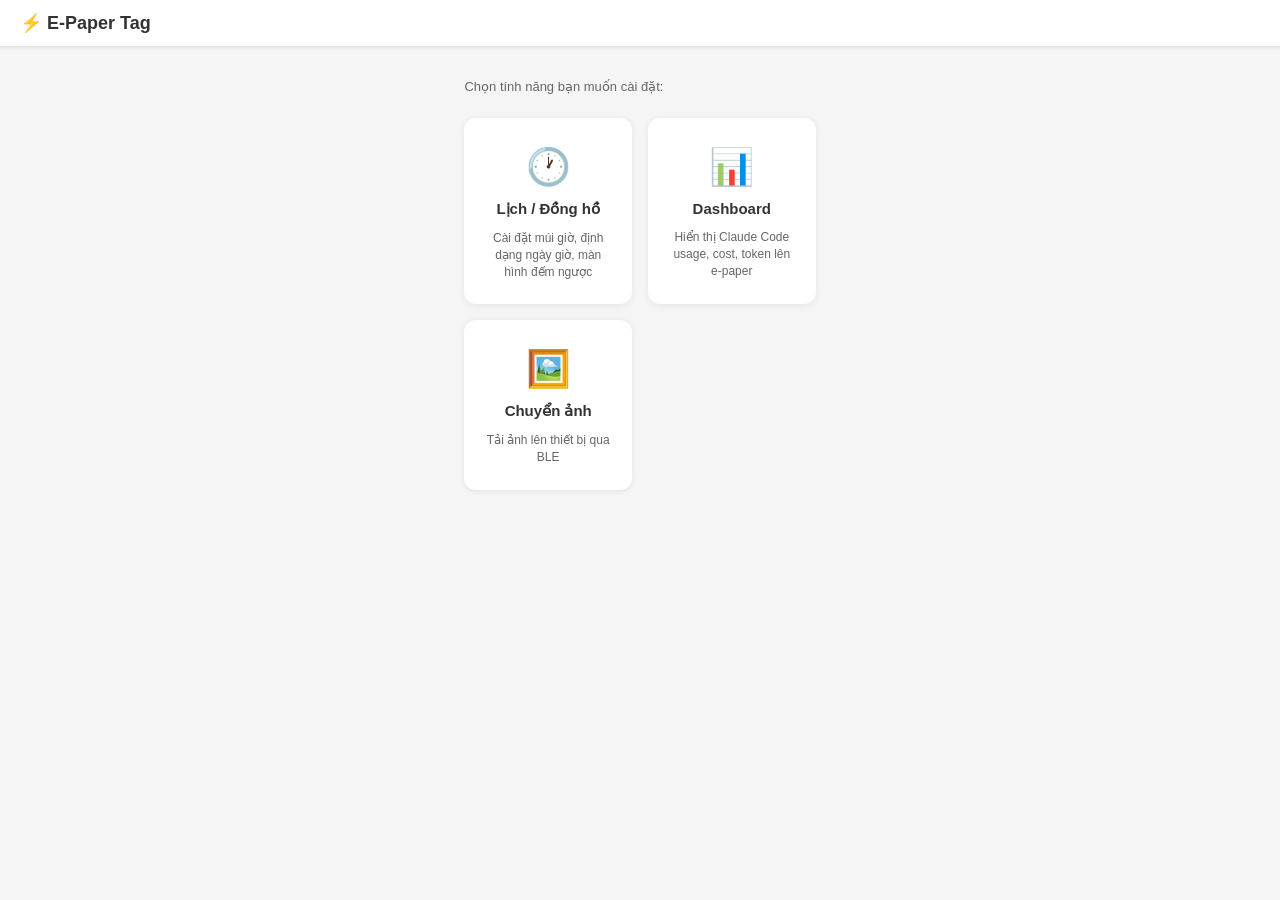
<file: index.html>
<!DOCTYPE html>
<html lang="vi">
<head>
    <meta charset="utf-8">
    <meta name="viewport" content="width=device-width, initial-scale=1">
    <title>E-Paper Tag — Cài đặt</title>
    <link rel="stylesheet" href="css/style.css">
    <style>
        body { display: flex; flex-direction: column; }
        .topbar h1 { font-size: 18px; }
        .page-body { padding-top: 32px; }
        .site-desc {
            font-size: 13px;
            color: var(--sub);
            margin-bottom: 24px;
        }
    </style>
</head>
<body>

<div class="topbar">
    <h1>⚡ E-Paper Tag</h1>
</div>

<div class="page-body">
    <p class="site-desc">Chọn tính năng bạn muốn cài đặt:</p>

    <div class="card-grid">
        <a class="nav-card" href="pages/clock.html">
            <span class="icon">🕐</span>
            <span class="label">Lịch / Đồng hồ</span>
            <span class="desc">Cài đặt múi giờ, định dạng ngày giờ, màn hình đếm ngược</span>
        </a>

        <a class="nav-card" href="pages/dashboard.html">
            <span class="icon">📊</span>
            <span class="label">Dashboard</span>
            <span class="desc">Hiển thị Claude Code usage, cost, token lên e-paper</span>
        </a>

        <a class="nav-card" href="pages/image.html">
            <span class="icon">🖼️</span>
            <span class="label">Chuyển ảnh</span>
            <span class="desc">Tải ảnh lên thiết bị qua BLE</span>
        </a>
    </div>
</div>

</body>
</html>
</file>
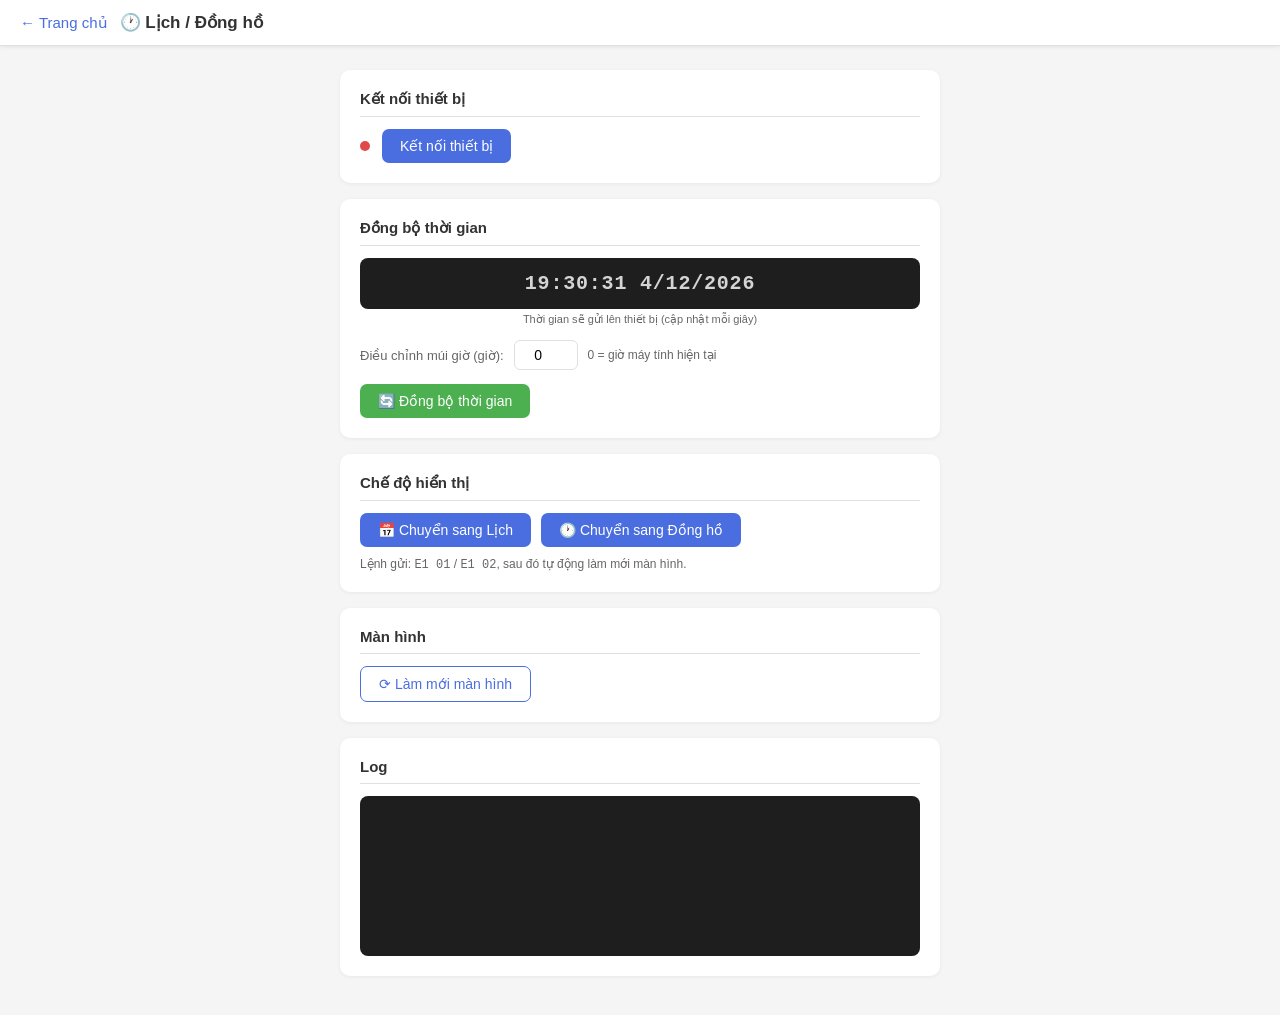
<file: pages/clock.html>
<!DOCTYPE html>
<html lang="vi">
<head>
    <meta charset="utf-8">
    <meta name="viewport" content="width=device-width, initial-scale=1">
    <title>Lịch / Đồng hồ — E-Paper Tag</title>
    <link rel="stylesheet" href="../css/style.css">
    <style>
        .conn-bar {
            display: flex;
            align-items: center;
            gap: 12px;
        }
        .dot {
            width: 10px; height: 10px;
            border-radius: 50%;
            display: inline-block;
            flex-shrink: 0;
        }
        .dot-red   { background: #e04a4a; }
        .dot-green { background: #4CAF50; }
        .dot-gray  { background: #aaa; animation: pulse .8s infinite alternate; }
        @keyframes pulse { to { opacity: .3; } }

        /* Clock preview box */
        .clock-preview {
            background: #1e1e1e;
            color: #d4d4d4;
            border-radius: 8px;
            padding: 14px 18px;
            font-family: "Consolas", "Courier New", monospace;
            font-size: 20px;
            font-weight: 600;
            letter-spacing: .04em;
            text-align: center;
            margin-bottom: 4px;
        }
        .preview-label {
            font-size: 11px;
            color: var(--sub);
            text-align: center;
            margin-bottom: 14px;
        }

        /* Offset row */
        .offset-row {
            display: flex;
            align-items: center;
            gap: 10px;
            margin-bottom: 14px;
        }
        .offset-row label { font-size: 13px; color: var(--sub); white-space: nowrap; }
        .offset-row input {
            width: 64px;
            padding: 6px 8px;
            border: 1px solid var(--border);
            border-radius: 6px;
            font-size: 14px;
            text-align: center;
        }
        .offset-row input:focus { outline: 2px solid var(--blue); border-color: transparent; }

        /* Button group */
        .btn-group {
            display: flex;
            gap: 10px;
            flex-wrap: wrap;
        }

        /* Log */
        #log-output { height: 160px; }
    </style>
</head>
<body>

<div class="topbar">
    <a class="back-btn" href="../index.html">← Trang chủ</a>
    <h1>🕐 Lịch / Đồng hồ</h1>
</div>

<div class="page-body">

    <!-- ── 1. Kết nối ─────────────────────────────────────────────────────── -->
    <div class="section">
        <h2>Kết nối thiết bị</h2>
        <div class="conn-bar">
            <span class="dot dot-red" id="conn-dot"></span>
            <button class="btn btn-primary" id="connect-btn">Kết nối thiết bị</button>
        </div>
    </div>

    <!-- ── 2. Đồng bộ thời gian ───────────────────────────────────────────── -->
    <div class="section">
        <h2>Đồng bộ thời gian</h2>

        <div class="clock-preview" id="clock-preview">--:--:--</div>
        <p class="preview-label">Thời gian sẽ gửi lên thiết bị (cập nhật mỗi giây)</p>

        <div class="offset-row">
            <label>Điều chỉnh múi giờ (giờ):</label>
            <input type="number" id="hour-offset" value="0" min="-12" max="14">
            <span style="font-size:12px;color:var(--sub);">0 = giờ máy tính hiện tại</span>
        </div>

        <button class="btn btn-success" id="sync-btn">🔄 Đồng bộ thời gian</button>
    </div>

    <!-- ── 3. Chế độ hiển thị ─────────────────────────────────────────────── -->
    <div class="section">
        <h2>Chế độ hiển thị</h2>
        <div class="btn-group">
            <button class="btn btn-primary" id="mode-calendar-btn">📅 Chuyển sang Lịch</button>
            <button class="btn btn-primary" id="mode-clock-btn">🕐 Chuyển sang Đồng hồ</button>
        </div>
        <p style="font-size:12px;color:var(--sub);margin-top:10px;">
            Lệnh gửi: <code>E1 01</code> / <code>E1 02</code>, sau đó tự động làm mới màn hình.
        </p>
    </div>

    <!-- ── 4. Làm mới ────────────────────────────────────────────────────── -->
    <div class="section">
        <h2>Màn hình</h2>
        <button class="btn btn-ghost" id="refresh-btn">⟳ Làm mới màn hình</button>
    </div>

    <!-- ── 5. Log ─────────────────────────────────────────────────────────── -->
    <div class="section">
        <h2>Log</h2>
        <pre class="log-box" id="log-output"></pre>
    </div>

</div>

<script src="../js/ble.js"></script>
<script src="../js/clock.js"></script>
</body>
</html>
</file>
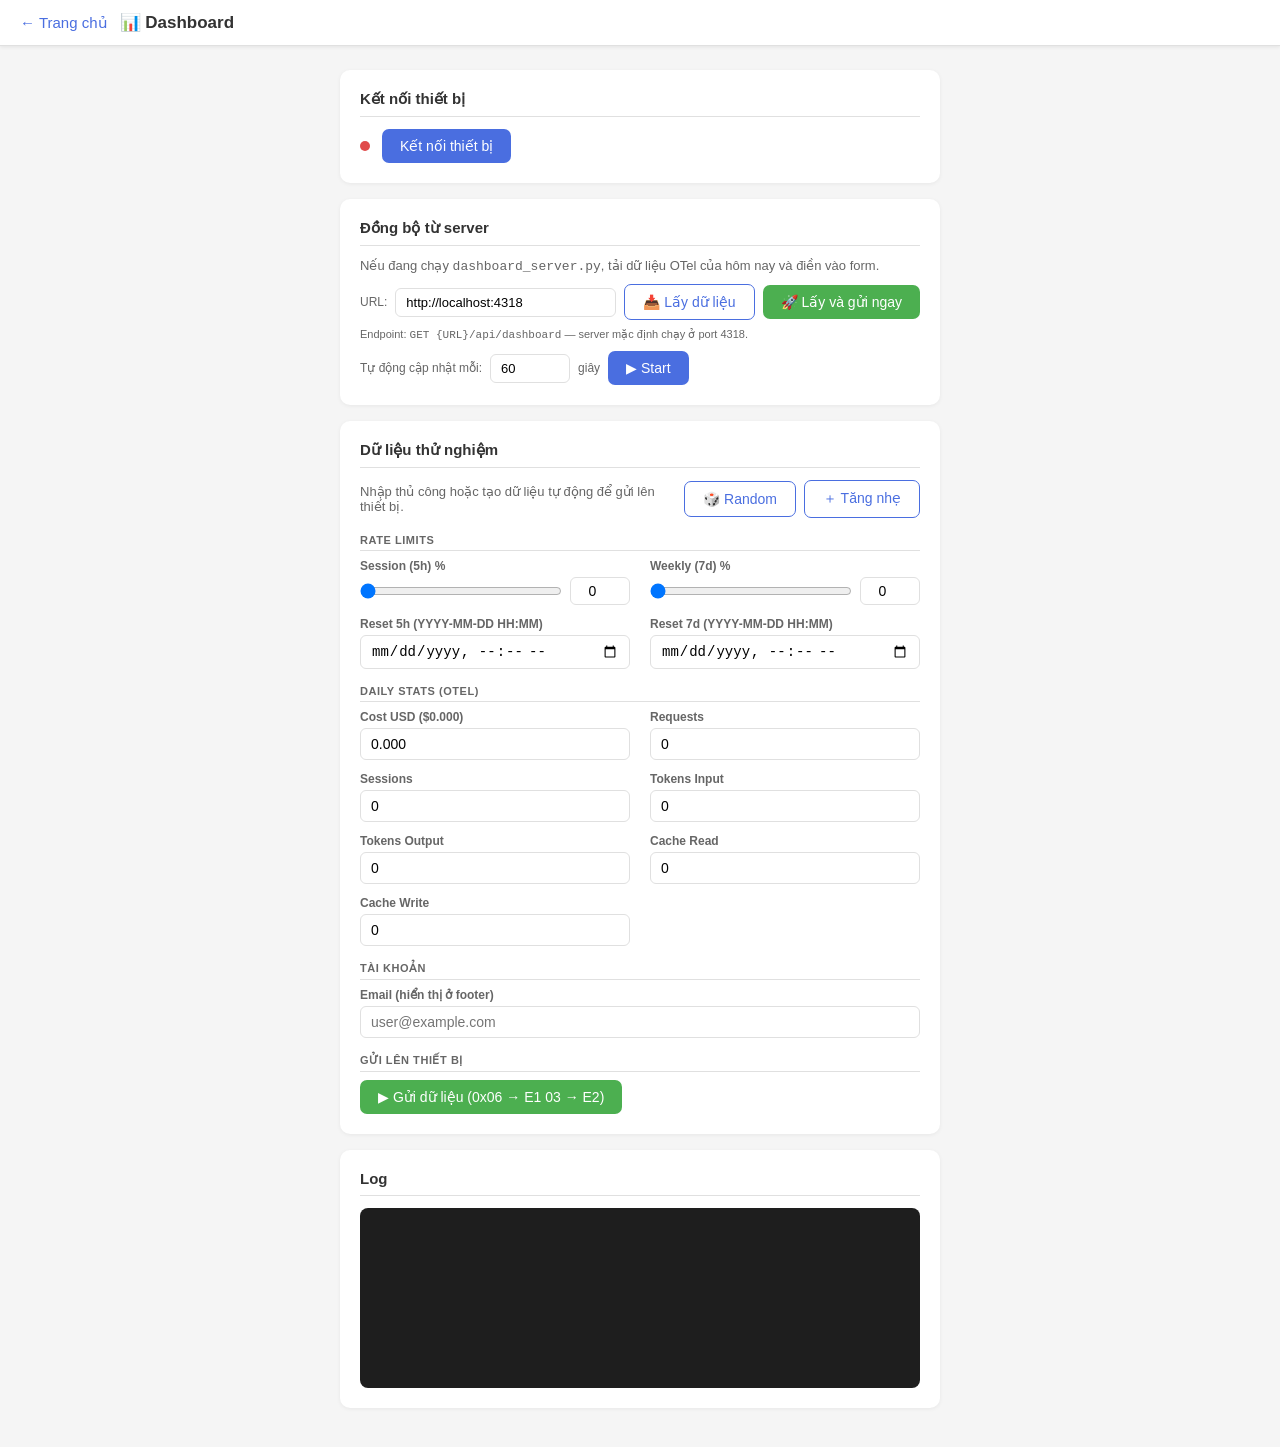
<file: pages/dashboard.html>
<!DOCTYPE html>
<html lang="vi">
<head>
    <meta charset="utf-8">
    <meta name="viewport" content="width=device-width, initial-scale=1">
    <title>Dashboard — E-Paper Tag</title>
    <link rel="stylesheet" href="../css/style.css">
    <style>
        /* ── Connection bar ── */
        .conn-bar {
            display: flex;
            align-items: center;
            gap: 12px;
            flex-wrap: wrap;
        }
        .dot {
            width: 10px; height: 10px;
            border-radius: 50%;
            display: inline-block;
            flex-shrink: 0;
        }
        .dot-red   { background: #e04a4a; }
        .dot-green { background: #4CAF50; }
        .dot-gray  { background: #aaa; animation: pulse .8s infinite alternate; }
        @keyframes pulse { to { opacity: .3; } }

        /* ── Form grid ── */
        .form-grid {
            display: grid;
            grid-template-columns: 1fr 1fr;
            gap: 12px 20px;
        }
        @media (max-width: 480px) { .form-grid { grid-template-columns: 1fr; } }

        .field { display: flex; flex-direction: column; gap: 4px; }
        .field label { font-size: 12px; font-weight: 600; color: var(--sub); }
        .field input[type=text],
        .field input[type=number],
        .field input[type=email],
        .field input[type=datetime-local] {
            padding: 7px 10px;
            border: 1px solid var(--border);
            border-radius: 6px;
            font-size: 14px;
            width: 100%;
        }
        .field input:focus { outline: 2px solid var(--blue); border-color: transparent; }

        /* Slider row */
        .slider-row {
            display: flex;
            align-items: center;
            gap: 8px;
        }
        .slider-row input[type=range] { flex: 1; }
        .slider-row input[type=number] {
            width: 60px;
            padding: 5px 6px;
            border: 1px solid var(--border);
            border-radius: 6px;
            font-size: 14px;
            text-align: center;
        }

        /* ── Section divider label ── */
        .section-label {
            font-size: 11px;
            font-weight: 700;
            color: var(--sub);
            letter-spacing: .05em;
            text-transform: uppercase;
            margin: 16px 0 8px;
            padding-bottom: 4px;
            border-bottom: 1px solid var(--border);
        }

        /* ── Send button area ── */
        .send-area {
            display: flex;
            gap: 10px;
            align-items: center;
            flex-wrap: wrap;
            margin-top: 4px;
        }

        /* ── Log box override ── */
        #log-output {
            height: 180px;
            font-size: 12px;
        }
    </style>
</head>
<body>

<div class="topbar">
    <a class="back-btn" href="../index.html">← Trang chủ</a>
    <h1>📊 Dashboard</h1>
</div>

<div class="page-body">

    <!-- ── 1. BLE Connect ─────────────────────────────────────────────────── -->
    <div class="section">
        <h2>Kết nối thiết bị</h2>
        <div class="conn-bar">
            <span class="dot dot-red" id="conn-dot"></span>
            <button class="btn btn-primary" id="connect-btn">Kết nối thiết bị</button>
        </div>
    </div>

    <!-- ── 2a. Server sync ────────────────────────────────────────────────── -->
    <div class="section">
        <h2>Đồng bộ từ server</h2>
        <p style="font-size:13px;color:var(--sub);margin-bottom:10px;">
            Nếu đang chạy <code>dashboard_server.py</code>, tải dữ liệu OTel của hôm nay và điền vào form.
        </p>
        <div style="display:flex;gap:8px;align-items:center;flex-wrap:wrap;">
            <label style="font-size:12px;color:var(--sub);">URL:</label>
            <input type="text" id="server-url" value="http://localhost:4318"
                   style="flex:1;min-width:180px;padding:6px 10px;border:1px solid var(--border);border-radius:6px;font-size:13px;">
            <button class="btn btn-ghost" id="fetch-btn">📥 Lấy dữ liệu</button>
            <button class="btn btn-success" id="fetch-send-btn">🚀 Lấy và gửi ngay</button>
        </div>
        <p style="font-size:11px;color:var(--sub);margin-top:8px;">
            Endpoint: <code>GET {URL}/api/dashboard</code> — server mặc định chạy ở port 4318.
        </p>
        <div style="display:flex;gap:8px;align-items:center;flex-wrap:wrap;margin-top:10px;">
            <label style="font-size:12px;color:var(--sub);">Tự động cập nhật mỗi:</label>
            <input type="number" id="sync-interval" min="5" max="3600" value="60"
                   style="width:80px;padding:6px 10px;border:1px solid var(--border);border-radius:6px;font-size:13px;">
            <label style="font-size:12px;color:var(--sub);">giây</label>
            <button class="btn btn-primary" id="auto-sync-btn">▶ Start</button>
        </div>
    </div>

    <!-- ── 2b. Data form ──────────────────────────────────────────────────── -->
    <div class="section">
        <h2>Dữ liệu thử nghiệm</h2>
        <div style="display:flex;gap:8px;margin-bottom:14px;flex-wrap:wrap;align-items:center;">
            <p style="font-size:13px;color:var(--sub);flex:1;min-width:200px;">
                Nhập thủ công hoặc tạo dữ liệu tự động để gửi lên thiết bị.
            </p>
            <button class="btn btn-ghost" id="random-btn">🎲 Random</button>
            <button class="btn btn-ghost" id="bump-btn">＋ Tăng nhẹ</button>
        </div>

        <!-- Rate limits -->
        <div class="section-label">Rate Limits</div>
        <div class="form-grid">
            <div class="field">
                <label>Session (5h) %</label>
                <div class="slider-row">
                    <input type="range" id="sl-pct5h" min="0" max="130" value="0">
                    <input type="number" id="f-pct5h"  min="0" max="255" value="0">
                </div>
            </div>
            <div class="field">
                <label>Weekly (7d) %</label>
                <div class="slider-row">
                    <input type="range" id="sl-pct7d" min="0" max="130" value="0">
                    <input type="number" id="f-pct7d"  min="0" max="255" value="0">
                </div>
            </div>
            <div class="field">
                <label>Reset 5h (YYYY-MM-DD HH:MM)</label>
                <input type="datetime-local" id="f-reset5h">
            </div>
            <div class="field">
                <label>Reset 7d (YYYY-MM-DD HH:MM)</label>
                <input type="datetime-local" id="f-reset7d">
            </div>
        </div>

        <!-- Daily stats -->
        <div class="section-label">Daily Stats (OTel)</div>
        <div class="form-grid">
            <div class="field">
                <label>Cost USD ($0.000)</label>
                <input type="number" id="f-cost" min="0" step="0.001" value="0.000" placeholder="0.000">
            </div>
            <div class="field">
                <label>Requests</label>
                <input type="number" id="f-requests" min="0" value="0" placeholder="0">
            </div>
            <div class="field">
                <label>Sessions</label>
                <input type="number" id="f-sessions" min="0" value="0" placeholder="0">
            </div>
            <div class="field">
                <label>Tokens Input</label>
                <input type="number" id="f-tok-in" min="0" value="0" placeholder="0">
            </div>
            <div class="field">
                <label>Tokens Output</label>
                <input type="number" id="f-tok-out" min="0" value="0" placeholder="0">
            </div>
            <div class="field">
                <label>Cache Read</label>
                <input type="number" id="f-tok-cr" min="0" value="0" placeholder="0">
            </div>
            <div class="field">
                <label>Cache Write</label>
                <input type="number" id="f-tok-cw" min="0" value="0" placeholder="0">
            </div>
        </div>

        <!-- Account -->
        <div class="section-label">Tài khoản</div>
        <div class="form-grid">
            <div class="field" style="grid-column: 1 / -1;">
                <label>Email (hiển thị ở footer)</label>
                <input type="email" id="f-email" placeholder="user@example.com" value="">
            </div>
        </div>

        <!-- Send -->
        <div class="section-label">Gửi lên thiết bị</div>
        <div class="send-area">
            <button class="btn btn-success" id="send-btn">▶ Gửi dữ liệu (0x06 → E1 03 → E2)</button>
        </div>
    </div>

    <!-- ── 3. Log ──────────────────────────────────────────────────────────── -->
    <div class="section">
        <h2>Log</h2>
        <pre class="log-box" id="log-output"></pre>
    </div>

</div>

<script src="../js/ble.js"></script>
<script src="../js/dashboard.js"></script>
</body>
</html>
</file>
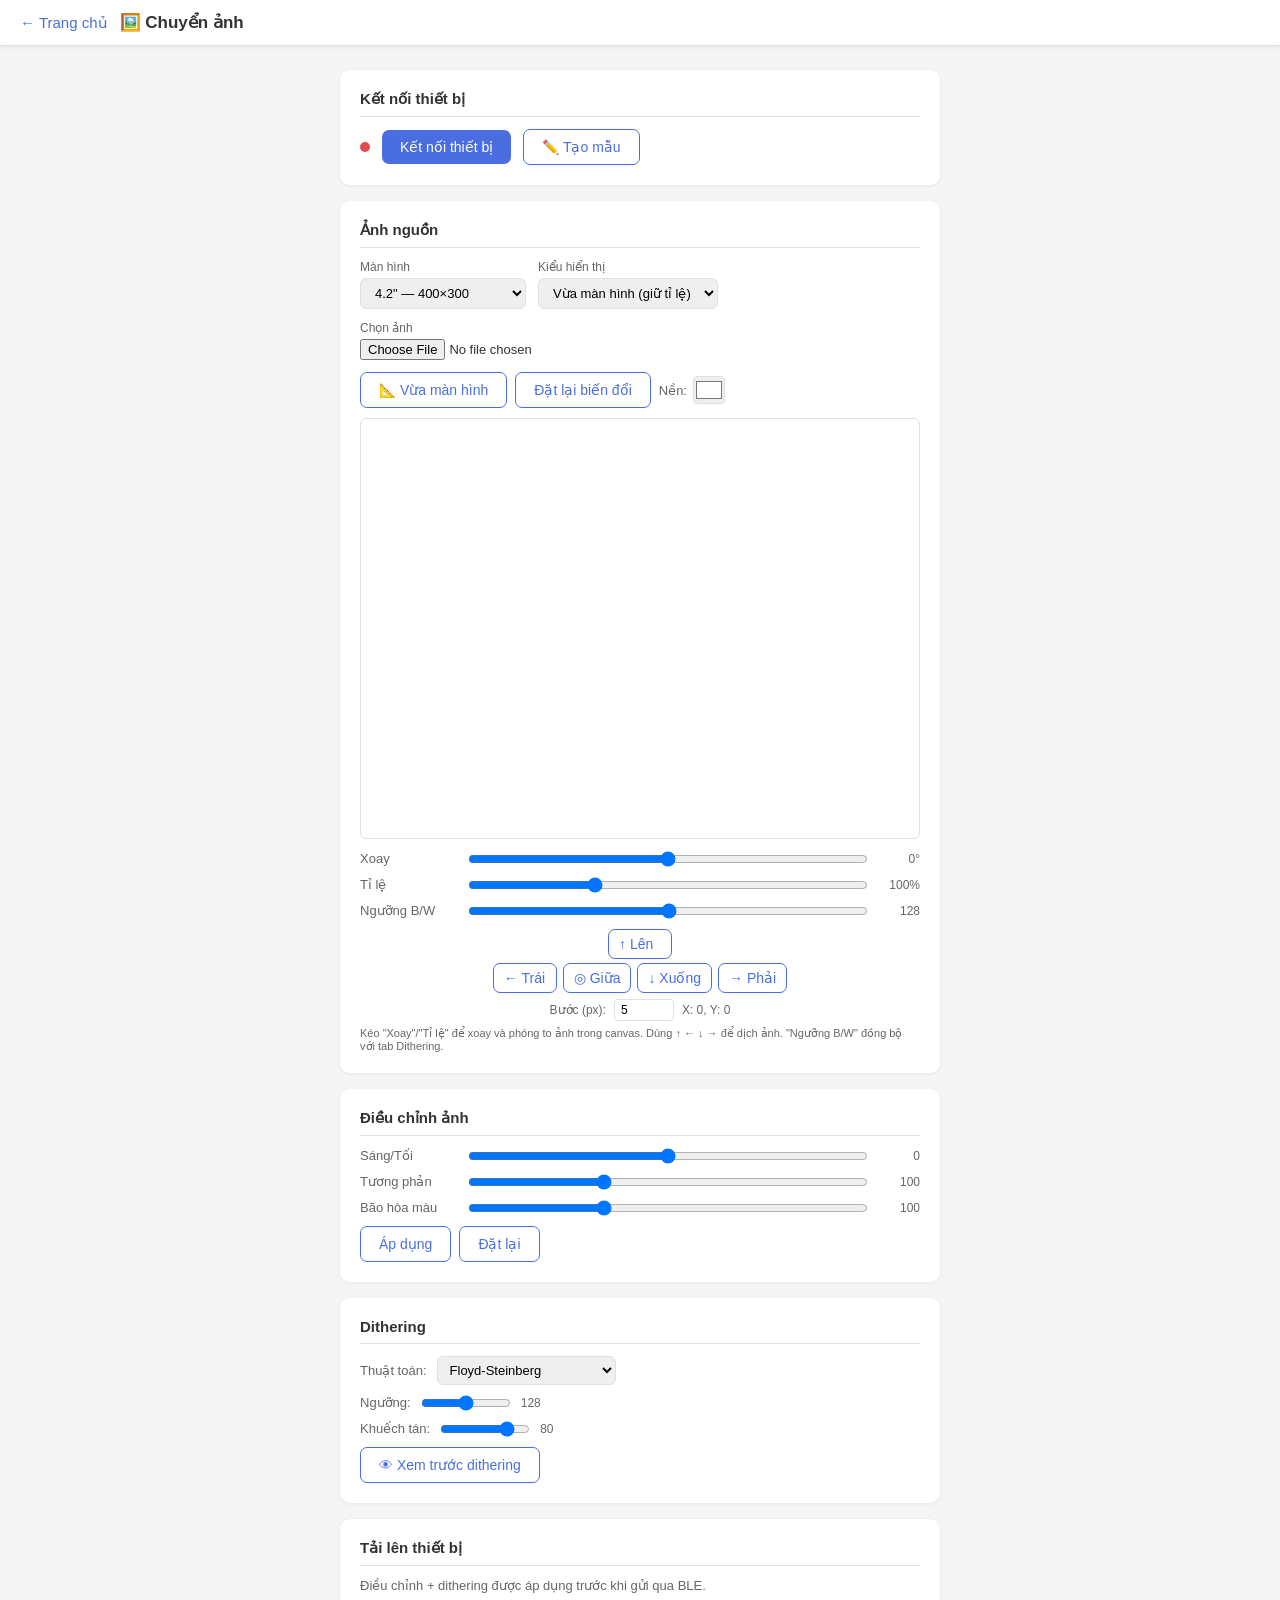
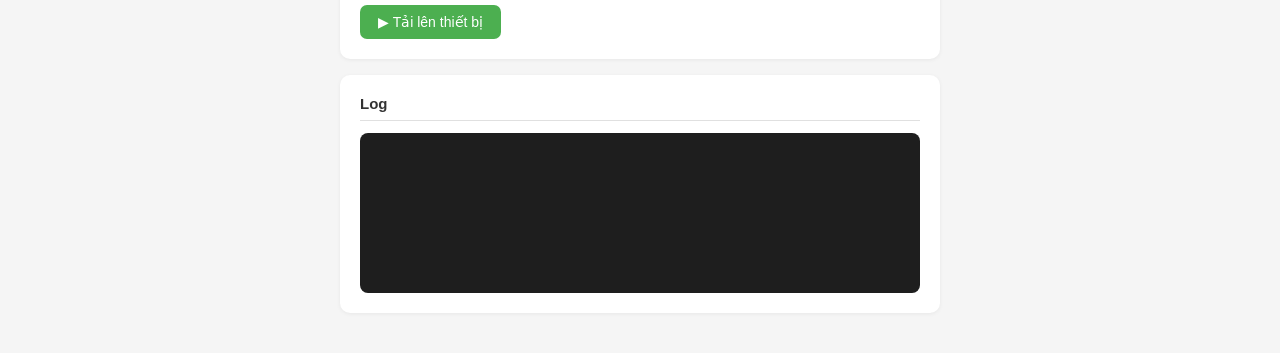
<file: pages/image.html>
<!DOCTYPE html>
<html lang="vi">
<head>
    <meta charset="utf-8">
    <meta name="viewport" content="width=device-width, initial-scale=1">
    <title>Chuyển ảnh — E-Paper Tag</title>
    <link rel="stylesheet" href="../css/style.css">
    <style>
        .conn-bar { display:flex; align-items:center; gap:12px; }
        .dot { width:10px;height:10px;border-radius:50%;display:inline-block;flex-shrink:0; }
        .dot-red   { background:#e04a4a; }
        .dot-green { background:#4CAF50; }
        .dot-gray  { background:#aaa; animation:pulse .8s infinite alternate; }
        @keyframes pulse { to { opacity:.3; } }

        .canvas-wrap {
            margin:10px 0;
            border:1px solid var(--border); border-radius:6px; background:#fff;
            overflow:hidden;
        }
        #img-canvas {
            display:block;
            width:100%; height:auto;
            image-rendering:pixelated;
        }

        .adj-row {
            display:grid; grid-template-columns:100px 1fr 44px;
            align-items:center; gap:8px; margin-bottom:10px;
        }
        .adj-row label { font-size:13px; color:var(--sub); }
        .adj-row span  { font-size:12px; text-align:right; color:var(--sub); }

        .dith-row { display:flex; gap:10px; align-items:center; flex-wrap:wrap; margin-bottom:10px; }
        .dith-row label { font-size:13px; color:var(--sub); white-space:nowrap; }
        .dith-row select { padding:5px 8px; border:1px solid var(--border); border-radius:6px; font-size:13px; }
        .dith-row input[type=range] { width:90px; }
        .dith-row span { font-size:12px; color:var(--sub); }

        .position-controls {
            display:flex; gap:6px; justify-content:center; margin:4px 0;
        }
        .position-controls button {
            min-width:64px; padding:6px 10px;
        }
        .pos-step {
            display:flex; align-items:center; gap:8px; justify-content:center;
            font-size:12px; color:var(--sub); margin-top:6px;
        }
        .pos-step input { width:60px; padding:3px 6px; border:1px solid var(--border); border-radius:4px; font-size:12px; }

        #img-log { height:160px; }
    </style>
</head>
<body>

<div class="topbar">
    <a class="back-btn" href="../index.html">← Trang chủ</a>
    <h1>🖼️ Chuyển ảnh</h1>
</div>

<div class="page-body">

    <!-- ── 1. Connect ─────────────────────────────────────────────────────── -->
    <div class="section">
        <h2>Kết nối thiết bị</h2>
        <div class="conn-bar">
            <span class="dot dot-red" id="conn-dot"></span>
            <button class="btn btn-primary" id="connect-btn">Kết nối thiết bị</button>
            <a class="btn btn-ghost" href="editor.html" style="text-decoration:none;">✏️ Tạo mẫu</a>
        </div>
    </div>

    <!-- ── 2. Image source ────────────────────────────────────────────────── -->
    <div class="section">
        <h2>Ảnh nguồn</h2>
        <div style="display:flex;gap:12px;align-items:flex-end;flex-wrap:wrap;margin-bottom:12px;">
            <div>
                <label style="font-size:12px;color:var(--sub);display:block;margin-bottom:4px;">Màn hình</label>
                <select id="img-screen-size" style="padding:6px 10px;border:1px solid var(--border);border-radius:6px;font-size:13px;">
                    <option value="4.2">4.2" — 400×300</option>
                    <option value="4.2sm">4.2" Lịch — 280×100</option>
                    <option value="7.5">7.5" — 800×480</option>
                    <option value="7.5sm">7.5" Lịch — 400×180</option>
                    <option value="2.9">2.9" — 296×128</option>
                    <option value="2.13">2.13" — 212×128</option>
                    <option value="2.13hd">2.13" HD — 250×128</option>
                </select>
            </div>
            <div>
                <label style="font-size:12px;color:var(--sub);display:block;margin-bottom:4px;">Kiểu hiển thị</label>
                <select id="img-fit-mode" style="padding:6px 10px;border:1px solid var(--border);border-radius:6px;font-size:13px;">
                    <option value="contain" selected>Vừa màn hình (giữ tỉ lệ)</option>
                    <option value="fill">Lấp đầy (kéo giãn)</option>
                    <option value="cover">Phủ kín (cắt viền)</option>
                </select>
            </div>
            <div>
                <label style="font-size:12px;color:var(--sub);display:block;margin-bottom:4px;">Chọn ảnh</label>
                <input type="file" id="img-file-input" accept="image/*" style="font-size:13px;">
            </div>
        </div>
        <div style="display:flex;gap:8px;flex-wrap:wrap;margin-bottom:8px;align-items:center;">
            <button class="btn btn-ghost" id="img-fit-btn">📐 Vừa màn hình</button>
            <button class="btn btn-ghost" id="img-reset-transform">Đặt lại biến đổi</button>
            <label style="display:flex;align-items:center;gap:6px;font-size:13px;color:var(--sub);">
                Nền:
                <input type="color" id="img-bg-color" value="#ffffff"
                       style="width:32px;height:28px;padding:0;border:1px solid var(--border);border-radius:4px;cursor:pointer;">
            </label>
        </div>
        <div class="canvas-wrap">
            <canvas id="img-canvas" width="400" height="300"></canvas>
        </div>

        <!-- Transform sliders -->
        <div class="adj-row" style="margin-top:12px;">
            <label>Xoay</label>
            <input type="range" id="img-rotation" min="-180" max="180" value="0" step="1">
            <span id="img-rotation-val">0°</span>
        </div>
        <div class="adj-row">
            <label>Tỉ lệ</label>
            <input type="range" id="img-scale" min="10" max="300" value="100" step="1">
            <span id="img-scale-val">100%</span>
        </div>
        <div class="adj-row">
            <label>Ngưỡng B/W</label>
            <input type="range" id="img-threshold-quick" min="0" max="255" value="128" step="1">
            <span id="img-threshold-quick-val">128</span>
        </div>

        <!-- Vị trí ảnh -->
        <div class="position-controls">
            <button class="btn btn-ghost" id="img-move-up">↑ Lên</button>
        </div>
        <div class="position-controls">
            <button class="btn btn-ghost" id="img-move-left">← Trái</button>
            <button class="btn btn-ghost" id="img-move-center">◎ Giữa</button>
            <button class="btn btn-ghost" id="img-move-down">↓ Xuống</button>
            <button class="btn btn-ghost" id="img-move-right">→ Phải</button>
        </div>
        <div class="pos-step">
            <label for="img-move-step">Bước (px):</label>
            <input type="number" id="img-move-step" min="1" max="200" value="5" step="1">
            <span id="img-offset-val">X: 0, Y: 0</span>
        </div>

        <p style="font-size:11px;color:var(--sub);margin-top:6px;">
            Kéo "Xoay"/"Tỉ lệ" để xoay và phóng to ảnh trong canvas. Dùng ↑ ← ↓ → để dịch ảnh. "Ngưỡng B/W" đồng bộ với tab Dithering.
        </p>
    </div>

    <!-- ── 3. Adjustments ────────────────────────────────────────────────── -->
    <div class="section">
        <h2>Điều chỉnh ảnh</h2>
        <div class="adj-row">
            <label>Sáng/Tối</label>
            <input type="range" id="img-brightness" min="-100" max="100" value="0">
            <span id="img-brightness-val">0</span>
        </div>
        <div class="adj-row">
            <label>Tương phản</label>
            <input type="range" id="img-contrast" min="0" max="300" value="100">
            <span id="img-contrast-val">100</span>
        </div>
        <div class="adj-row">
            <label>Bão hòa màu</label>
            <input type="range" id="img-saturation" min="0" max="300" value="100">
            <span id="img-saturation-val">100</span>
        </div>
        <div style="display:flex;gap:8px;flex-wrap:wrap;">
            <button class="btn btn-ghost" id="img-apply-adj">Áp dụng</button>
            <button class="btn btn-ghost" id="img-reset-adj">Đặt lại</button>
        </div>
    </div>

    <!-- ── 4. Dithering ───────────────────────────────────────────────────── -->
    <div class="section">
        <h2>Dithering</h2>
        <div class="dith-row">
            <label>Thuật toán:</label>
            <select id="img-dithering">
                <optgroup label="Đen trắng">
                    <option value="none">Ngưỡng (None)</option>
                    <option value="floydsteinberg" selected>Floyd-Steinberg</option>
                    <option value="atkinson">Atkinson</option>
                    <option value="bayer">Bayer 4×4</option>
                    <option value="stucki">Stucki</option>
                    <option value="jarvis">Jarvis</option>
                </optgroup>
                <optgroup label="3 màu (đen/trắng/đỏ)">
                    <option value="bwr_none">BWR None</option>
                    <option value="bwr_floydsteinberg">BWR Floyd-Steinberg</option>
                    <option value="bwr_atkinson">BWR Atkinson</option>
                    <option value="bwr_bayer">BWR Bayer</option>
                    <option value="bwr_stucki">BWR Stucki</option>
                    <option value="bwr_jarvis">BWR Jarvis</option>
                </optgroup>
            </select>
        </div>
        <div class="dith-row">
            <label>Ngưỡng:</label>
            <input type="range" id="img-threshold" min="0" max="255" value="128">
            <span id="img-threshold-val">128</span>
        </div>
        <div class="dith-row">
            <label>Khuếch tán:</label>
            <input type="range" id="img-diffusion" min="0" max="100" value="80">
            <span id="img-diffusion-val">80</span>
        </div>
        <button class="btn btn-ghost" id="img-preview-btn">👁 Xem trước dithering</button>
    </div>

    <!-- ── 5. Upload ──────────────────────────────────────────────────────── -->
    <div class="section">
        <h2>Tải lên thiết bị</h2>
        <p style="font-size:13px;color:var(--sub);margin-bottom:12px;">
            Điều chỉnh + dithering được áp dụng trước khi gửi qua BLE.
        </p>
        <button class="btn btn-success" id="img-upload-btn">▶ Tải lên thiết bị</button>
    </div>

    <!-- ── 6. Log ─────────────────────────────────────────────────────────── -->
    <div class="section">
        <h2>Log</h2>
        <pre class="log-box" id="img-log"></pre>
    </div>

</div>

<script src="../js/ble.js"></script>
<script src="../js/image.js"></script>
<script>
// ── Image page logic ──────────────────────────────────────────────────────────

let _imgSrcImage = null;
let imgOrigData  = null;
let imgOffsetX   = 0;
let imgOffsetY   = 0;

function getImgCanvas() { return document.getElementById('img-canvas'); }

function getScreenSize() {
    return SCREEN_SIZES[document.getElementById('img-screen-size').value];
}

/**
 * Draw `img` into a (bw×bh) canvas: object-fit → apply scale multiplier →
 * rotate around canvas centre. Arbitrary rotation angles supported.
 * For `contain` + non-0/90/180/270 angles, auto-shrinks so the rotated
 * bounding box still fits inside the canvas.
 */
function drawFitted(ctx, img, bw, bh, fit, rot, scale, bgColor, offX, offY) {
    ctx.save();
    ctx.fillStyle = bgColor || '#ffffff';
    ctx.fillRect(0, 0, bw, bh);
    offX = offX || 0;
    offY = offY || 0;

    const srcW = img.naturalWidth, srcH = img.naturalHeight;
    if (!srcW || !srcH) { ctx.restore(); return; }

    // 1) Base fit: destination rect when rot=0, scale=1
    let dw = bw, dh = bh;
    const rBox = bw / bh, rImg = srcW / srcH;
    if (fit === 'contain') {
        if (rImg > rBox) { dw = bw; dh = bw / rImg; }
        else             { dh = bh; dw = bh * rImg; }
    } else if (fit === 'cover') {
        if (rImg > rBox) { dh = bh; dw = bh * rImg; }
        else             { dw = bw; dh = bw / rImg; }
    }
    // 'fill' → dw=bw, dh=bh (stretch)

    // 2) Contain mode: shrink further if rotation would overflow
    if (fit === 'contain' && rot !== 0) {
        const a  = rot * Math.PI / 180;
        const ac = Math.abs(Math.cos(a)), as = Math.abs(Math.sin(a));
        const boundW = dw * ac + dh * as;
        const boundH = dw * as + dh * ac;
        const k = Math.min(bw / boundW, bh / boundH);
        if (k < 1) { dw *= k; dh *= k; }
    }

    // 3) User scale multiplier (after auto-fit)
    dw *= scale; dh *= scale;

    // 4) Draw rotated + centred + user offset
    ctx.translate(bw / 2 + offX, bh / 2 + offY);
    ctx.rotate(rot * Math.PI / 180);
    ctx.drawImage(img, -dw / 2, -dh / 2, dw, dh);
    ctx.restore();
}

function loadImageObject(img) {
    _imgSrcImage = img;
    const sz  = getScreenSize();
    const c   = getImgCanvas();
    c.width   = sz.w;
    c.height  = sz.h;
    const ctx = c.getContext('2d');
    const rot   = parseFloat(document.getElementById('img-rotation').value) || 0;
    const scale = (parseFloat(document.getElementById('img-scale').value) || 100) / 100;
    const fit   = document.getElementById('img-fit-mode').value;
    const bg    = document.getElementById('img-bg-color').value;

    drawFitted(ctx, img, sz.w, sz.h, fit, rot, scale, bg, imgOffsetX, imgOffsetY);
    imgOrigData = ctx.getImageData(0, 0, sz.w, sz.h);
    addImgLog(`Ảnh: ${img.naturalWidth}×${img.naturalHeight} → ${sz.w}×${sz.h} [${rot.toFixed(0)}°, ${fit}, ${Math.round(scale*100)}%, X:${imgOffsetX}, Y:${imgOffsetY}]`);
}

function updateOffsetLabel() {
    const el = document.getElementById('img-offset-val');
    if (el) el.textContent = `X: ${imgOffsetX}, Y: ${imgOffsetY}`;
}

function nudgeOffset(dx, dy) {
    const c = getImgCanvas();
    const maxX = c.width, maxY = c.height;
    imgOffsetX = Math.max(-maxX, Math.min(maxX, imgOffsetX + dx));
    imgOffsetY = Math.max(-maxY, Math.min(maxY, imgOffsetY + dy));
    updateOffsetLabel();
    if (_imgSrcImage) loadImageObject(_imgSrcImage);
}

function buildWorkingCanvas() {
    const c  = getImgCanvas();
    const wc = document.createElement('canvas');
    wc.width = c.width; wc.height = c.height;
    const ctx = wc.getContext('2d');
    if (imgOrigData) {
        ctx.putImageData(imgOrigData, 0, 0);
    } else {
        ctx.drawImage(c, 0, 0);
    }
    const b  = parseInt(document.getElementById('img-brightness').value) || 0;
    const co = parseInt(document.getElementById('img-contrast').value)   || 100;
    const s  = parseInt(document.getElementById('img-saturation').value) || 100;
    applyAdjustments(wc, { brightness: b, contrast: co, saturation: s });
    const mode = document.getElementById('img-dithering').value;
    const thr  = parseInt(document.getElementById('img-threshold').value);
    const diff = parseInt(document.getElementById('img-diffusion').value) / 100;
    applyDithering(wc, mode, thr, diff);
    return wc;
}

function updateConnectBtn(state) {
    const btn = document.getElementById('connect-btn');
    const dot = document.getElementById('conn-dot');
    if (!btn) return;
    if (state === 'scanning' || state === 'connecting') {
        btn.textContent = state === 'scanning' ? 'Đang quét...' : 'Đang kết nối...';
        btn.disabled = true;
        if (dot) dot.className = 'dot dot-gray';
    } else if (state === true) {
        btn.textContent = 'Ngắt kết nối';
        btn.disabled = false;
        if (dot) dot.className = 'dot dot-green';
        addImgLog('Kết nối thành công.');
    } else {
        btn.textContent = 'Kết nối thiết bị';
        btn.disabled = false;
        if (dot) dot.className = 'dot dot-red';
    }
}

document.addEventListener('DOMContentLoaded', () => {
    BLE.setLogCallback(addImgLog);
    BLE.setStateCallback(updateConnectBtn);
    document.getElementById('connect-btn').addEventListener('click', () => BLE.connect());

    document.getElementById('img-screen-size').addEventListener('change', () => {
        if (_imgSrcImage) loadImageObject(_imgSrcImage);
        else {
            const sz = getScreenSize();
            const c  = getImgCanvas();
            c.width  = sz.w; c.height = sz.h;
        }
    });

    // Rotation / scale sliders → redraw
    const rotSlider   = document.getElementById('img-rotation');
    const rotLabel    = document.getElementById('img-rotation-val');
    const scaleSlider = document.getElementById('img-scale');
    const scaleLabel  = document.getElementById('img-scale-val');

    rotSlider.addEventListener('input', () => {
        rotLabel.textContent = rotSlider.value + '°';
        if (_imgSrcImage) loadImageObject(_imgSrcImage);
    });
    scaleSlider.addEventListener('input', () => {
        scaleLabel.textContent = scaleSlider.value + '%';
        if (_imgSrcImage) loadImageObject(_imgSrcImage);
    });

    // Threshold slider (quick access, synced with dithering threshold)
    const thrQuick  = document.getElementById('img-threshold-quick');
    const thrQuickV = document.getElementById('img-threshold-quick-val');
    const thrMain   = document.getElementById('img-threshold');
    const thrMainV  = document.getElementById('img-threshold-val');
    thrQuick.addEventListener('input', () => {
        thrQuickV.textContent = thrQuick.value;
        thrMain.value = thrQuick.value;
        thrMainV.textContent = thrQuick.value;
    });
    thrMain.addEventListener('input', () => {
        thrQuick.value = thrMain.value;
        thrQuickV.textContent = thrMain.value;
    });

    document.getElementById('img-fit-mode').addEventListener('change', () => {
        if (_imgSrcImage) loadImageObject(_imgSrcImage);
    });

    document.getElementById('img-bg-color').addEventListener('input', () => {
        if (_imgSrcImage) loadImageObject(_imgSrcImage);
    });

    document.getElementById('img-fit-btn').addEventListener('click', () => {
        if (!_imgSrcImage) { addImgLog('Chưa tải ảnh!'); return; }
        document.getElementById('img-fit-mode').value = 'contain';
        rotSlider.value = 0;   rotLabel.textContent = '0°';
        scaleSlider.value = 100; scaleLabel.textContent = '100%';
        imgOffsetX = 0; imgOffsetY = 0; updateOffsetLabel();
        loadImageObject(_imgSrcImage);
    });

    document.getElementById('img-reset-transform').addEventListener('click', () => {
        rotSlider.value = 0;   rotLabel.textContent = '0°';
        scaleSlider.value = 100; scaleLabel.textContent = '100%';
        imgOffsetX = 0; imgOffsetY = 0; updateOffsetLabel();
        if (_imgSrcImage) loadImageObject(_imgSrcImage);
    });

    // Position nudge buttons
    const stepInput = document.getElementById('img-move-step');
    const getStep = () => Math.max(1, parseInt(stepInput.value) || 5);
    document.getElementById('img-move-up')   .addEventListener('click', () => nudgeOffset(0, -getStep()));
    document.getElementById('img-move-down') .addEventListener('click', () => nudgeOffset(0,  getStep()));
    document.getElementById('img-move-left') .addEventListener('click', () => nudgeOffset(-getStep(), 0));
    document.getElementById('img-move-right').addEventListener('click', () => nudgeOffset( getStep(), 0));
    document.getElementById('img-move-center').addEventListener('click', () => {
        imgOffsetX = 0; imgOffsetY = 0; updateOffsetLabel();
        if (_imgSrcImage) loadImageObject(_imgSrcImage);
    });

    document.getElementById('img-file-input').addEventListener('change', e => {
        const f = e.target.files[0];
        if (!f) return;
        const reader = new FileReader();
        reader.onload = ev => {
            const img = new Image();
            img.onload = () => loadImageObject(img);
            img.src = ev.target.result;
        };
        reader.readAsDataURL(f);
    });

    [
        ['img-brightness', 'img-brightness-val'],
        ['img-contrast',   'img-contrast-val'],
        ['img-saturation', 'img-saturation-val'],
        ['img-threshold',  'img-threshold-val'],
        ['img-diffusion',  'img-diffusion-val'],
    ].forEach(([sid, vid]) => {
        document.getElementById(sid)?.addEventListener('input', function () {
            document.getElementById(vid).textContent = this.value;
        });
    });

    document.getElementById('img-apply-adj').addEventListener('click', () => {
        if (!imgOrigData) { addImgLog('Chưa tải ảnh!'); return; }
        const c = getImgCanvas();
        c.getContext('2d').putImageData(imgOrigData, 0, 0);
        const b  = parseInt(document.getElementById('img-brightness').value) || 0;
        const co = parseInt(document.getElementById('img-contrast').value)   || 100;
        const s  = parseInt(document.getElementById('img-saturation').value) || 100;
        applyAdjustments(c, { brightness: b, contrast: co, saturation: s });
        addImgLog('Đã áp dụng điều chỉnh.');
    });

    document.getElementById('img-reset-adj').addEventListener('click', () => {
        document.getElementById('img-brightness').value = 0;
        document.getElementById('img-contrast').value   = 100;
        document.getElementById('img-saturation').value = 100;
        document.getElementById('img-brightness-val').textContent = '0';
        document.getElementById('img-contrast-val').textContent   = '100';
        document.getElementById('img-saturation-val').textContent = '100';
        if (imgOrigData) {
            getImgCanvas().getContext('2d').putImageData(imgOrigData, 0, 0);
            addImgLog('Đã đặt lại.');
        }
    });

    document.getElementById('img-preview-btn').addEventListener('click', () => {
        if (!imgOrigData) { addImgLog('Chưa tải ảnh!'); return; }
        const wc = buildWorkingCanvas();
        getImgCanvas().getContext('2d').drawImage(wc, 0, 0);
        addImgLog('Xem trước dithering xong.');
    });

    document.getElementById('img-upload-btn').addEventListener('click', async () => {
        if (!BLE.isConnected()) { addImgLog('Chưa kết nối BLE!'); return; }
        if (!imgOrigData) { addImgLog('Chưa tải ảnh!'); return; }
        const btn = document.getElementById('img-upload-btn');
        btn.disabled = true;
        try {
            await uploadCanvas(buildWorkingCanvas());
        } catch (e) {
            addImgLog('Lỗi: ' + e.message);
        } finally {
            btn.disabled = false;
        }
    });

    // Receive image forwarded from editor page
    const saved = sessionStorage.getItem('editorImage');
    if (saved) {
        sessionStorage.removeItem('editorImage');
        const img = new Image();
        img.onload = () => { loadImageObject(img); addImgLog('Ảnh nhập từ editor.'); };
        img.src = saved;
    }

    updateConnectBtn(false);
});
</script>
</body>
</html>
</file>
<file: css/style.css>
/* ── Reset ── */
*, *::before, *::after { box-sizing: border-box; margin: 0; padding: 0; }

/* ── Base ── */
:root {
    --blue:   #4a6ee0;
    --red:    #e04a4a;
    --green:  #4CAF50;
    --gray:   #f5f5f5;
    --border: #e0e0e0;
    --text:   #333;
    --sub:    #666;
}

body {
    font-family: -apple-system, BlinkMacSystemFont, "Segoe UI", Roboto, Helvetica, Arial, sans-serif;
    background: var(--gray);
    color: var(--text);
    min-height: 100vh;
}

/* ── Top nav bar ── */
.topbar {
    display: flex;
    align-items: center;
    gap: 12px;
    padding: 12px 20px;
    background: #fff;
    border-bottom: 1px solid var(--border);
    box-shadow: 0 1px 4px rgba(0,0,0,.08);
}

.topbar .back-btn {
    text-decoration: none;
    color: var(--blue);
    font-size: 15px;
    display: flex;
    align-items: center;
    gap: 4px;
}

.topbar h1 {
    font-size: 17px;
    font-weight: 600;
}

/* ── Main content wrapper ── */
.page-body {
    padding: 24px 20px;
    max-width: 640px;
    margin: 0 auto;
}

/* ── Index cards ── */
.card-grid {
    display: grid;
    grid-template-columns: repeat(auto-fill, minmax(160px, 1fr));
    gap: 16px;
    margin-top: 8px;
}

.nav-card {
    background: #fff;
    border-radius: 12px;
    padding: 28px 20px 24px;
    text-align: center;
    text-decoration: none;
    color: var(--text);
    box-shadow: 0 1px 6px rgba(0,0,0,.08);
    transition: transform .15s, box-shadow .15s;
    display: flex;
    flex-direction: column;
    align-items: center;
    gap: 12px;
}

.nav-card:hover {
    transform: translateY(-3px);
    box-shadow: 0 4px 16px rgba(0,0,0,.12);
}

.nav-card .icon { font-size: 36px; }
.nav-card .label { font-size: 15px; font-weight: 600; }
.nav-card .desc  { font-size: 12px; color: var(--sub); line-height: 1.4; }

/* ── Generic section ── */
.section {
    background: #fff;
    border-radius: 10px;
    padding: 20px;
    margin-bottom: 16px;
    box-shadow: 0 1px 4px rgba(0,0,0,.06);
}

.section h2 {
    font-size: 15px;
    font-weight: 600;
    margin-bottom: 12px;
    padding-bottom: 8px;
    border-bottom: 1px solid var(--border);
}

/* ── Buttons ── */
.btn {
    display: inline-flex;
    align-items: center;
    gap: 6px;
    padding: 9px 18px;
    border: none;
    border-radius: 7px;
    font-size: 14px;
    font-weight: 500;
    cursor: pointer;
    transition: opacity .15s;
}
.btn:hover { opacity: .85; }
.btn-primary { background: var(--blue);  color: #fff; }
.btn-success { background: var(--green); color: #fff; }
.btn-danger  { background: var(--red);   color: #fff; }
.btn-ghost   { background: transparent; color: var(--blue); border: 1px solid var(--blue); }

/* ── Log box ── */
.log-box {
    background: #1e1e1e;
    color: #d4d4d4;
    border-radius: 8px;
    padding: 12px;
    font-family: "Consolas", "Courier New", monospace;
    font-size: 12px;
    max-height: 200px;
    overflow-y: auto;
    white-space: pre-wrap;
}
</file>
